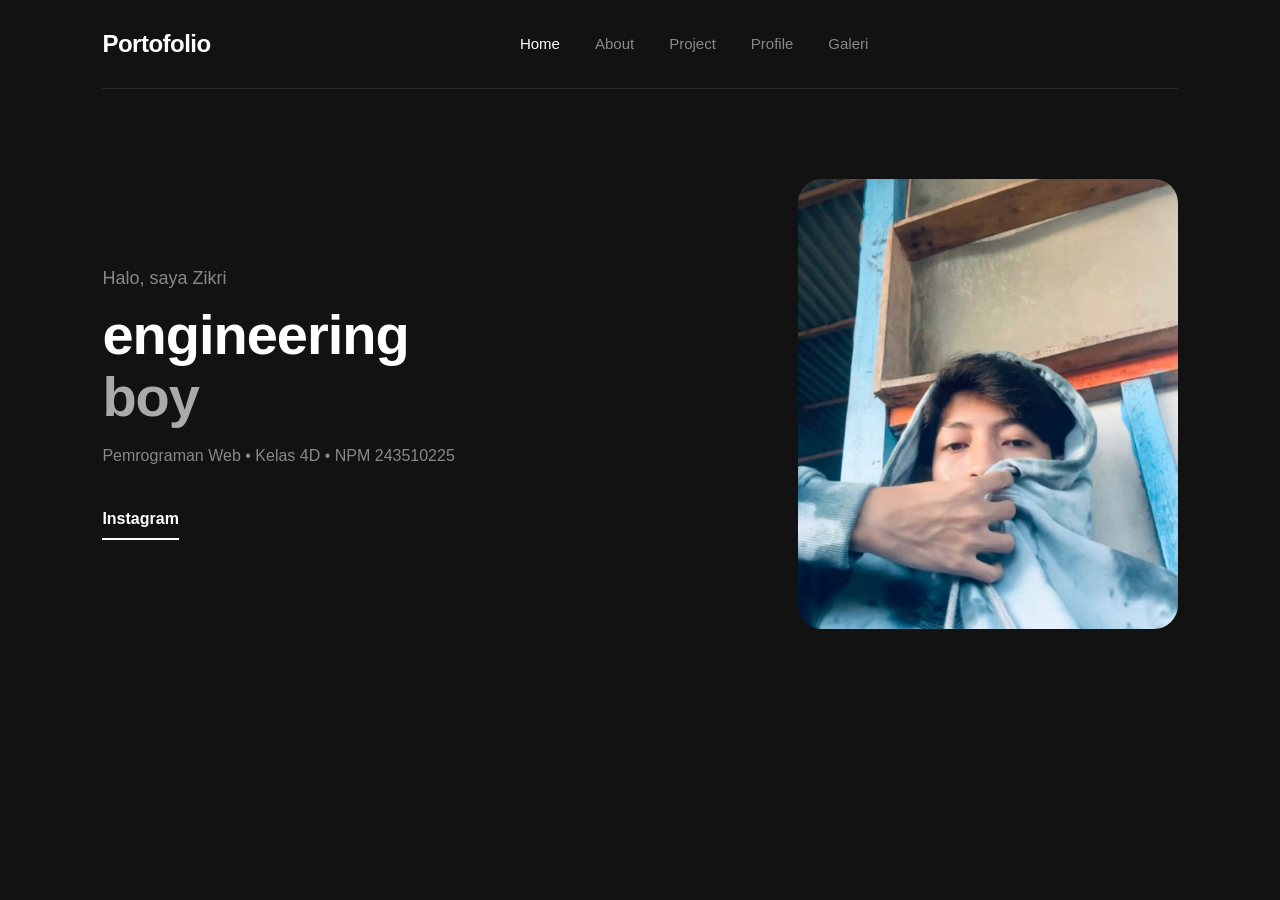
<file: index.html>
<!DOCTYPE html>
<html lang="en">
<head>
    <meta charset="UTF-8">
    <meta name="viewport" content="width=device-width, initial-scale=1.0">
    <title>Zikri</title>
    <link rel="stylesheet" href="index.css">

</head>
<body>
    <header>
   <nav class="navbar">
        <div class="nav-logo">Portofolio</div>
        <ul class="nav-links">
            <li>
                <a href="#" class="active">Home</a>
            </li>
            <li>
                <a href="about.html">About</a>
            </li>
            <li>
                <a href="project.html">Project</a>
            </li>
            <li>
                <a href="profile.html">Profile</a>
            </li>
            <li>
                <a href="galeri.html">Galeri</a>
            </li>
        </ul>
        <div class="nav-icon">
       
        </div>
    </nav>
    </header>
    <main class="hero-container">
        <div class="hero-text">
            <p class="greeting">Halo, saya Zikri</p>
            <h1>engineering <br><span>boy</span></h1>
            <p class="subtext">Pemrograman Web • Kelas 4D • NPM 243510225</p>
            <a href="https://www.instagram.com/wrldzikri?igsh=MTFyM3A2N2JoNWc2ZA==" class="btn-contact">Instagram</a>
        </div>
        
        <div class="hero-image-container">
            <img src="WhatsApp Image 2026-06-02 at 15.39.00 (1).jpeg" alt="Mhd Zikri Nazwa Herfa" class="hero-image">
        </div>
    </main>


</body>
</html>
</file>
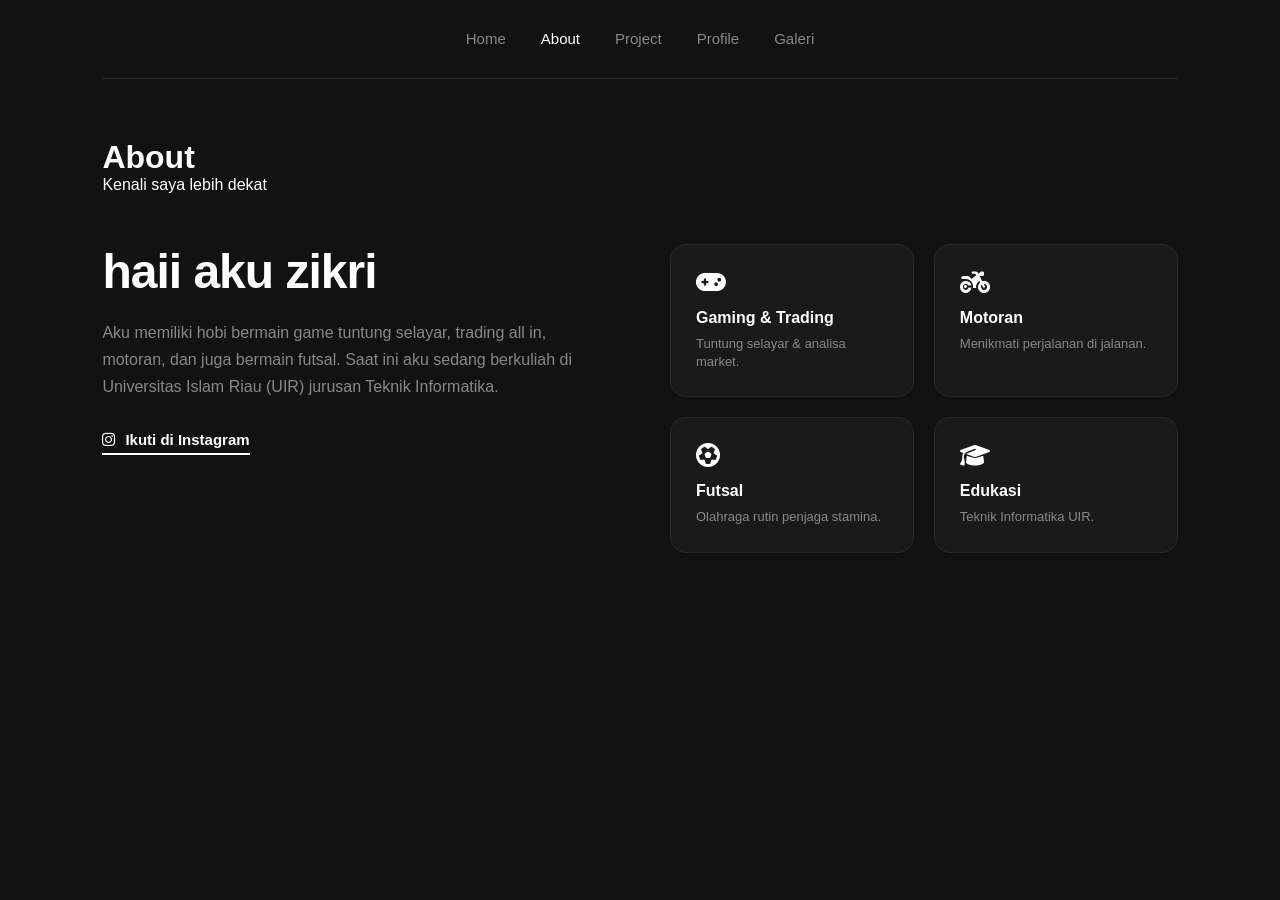
<file: about.html>
<!DOCTYPE html>
<html lang="en">
<head>
    <meta charset="UTF-8">
    <meta name="viewport" content="width=device-width, initial-scale=1.0">
    <title>Document</title>
    <link rel="stylesheet" href="index.css">
    <link rel="stylesheet" href="https://cdnjs.cloudflare.com/ajax/libs/font-awesome/6.4.0/css/all.min.css">
</head>
<body>

    <nav class="navbar">
        <div class="nav-logoPortofolio"></div> <ul class="nav-links">
            <li><a href="index.html">Home</a></li>
            <li><a href="about.html" class="active">About</a></li> <li><a href="project.html">Project</a></li>
            <li><a href="profile.html">Profile</a></li>
            <li><a href="galeri.html">Galeri</a></li>
        </ul>
        <div class="nav-icon"></div>
    </nav> 

    <main class="about-container">
        <div class="about-header">
            <h1>About</h1>
            <p class="section-subtitle">Kenali saya lebih dekat</p>
        </div>

        <div class="about-content">
            <div class="about-text-block">
                <h1>haii aku zikri</h1>
                <p class="about-bio">
                    Aku memiliki hobi bermain game tuntung selayar, trading all in, motoran, dan juga bermain futsal. 
                    Saat ini aku sedang berkuliah di Universitas Islam Riau (UIR) jurusan Teknik Informatika.
                </p>
                <a href="https://www.instagram.com/wrldzikri?igsh=MTFyM3A2N2JoNWc2ZA==" class="btn-instagram" target="_blank">
                    <i class="fab fa-instagram"></i> Ikuti di Instagram
                </a>
            </div>

            <div class="hobby-grid">
                <div class="hobby-card">
                    <i class="fa-solid fa-gamepad"></i>
                    <h3>Gaming & Trading</h3>
                    <p>Tuntung selayar & analisa market.</p>
                </div>
                <div class="hobby-card">
                    <i class="fa-solid fa-motorcycle"></i>
                    <h3>Motoran</h3>
                    <p>Menikmati perjalanan di jalanan.</p>
                </div>
                <div class="hobby-card">
                    <i class="fa-solid fa-regular fa-futbol"></i> <h3>Futsal</h3>
                    <p>Olahraga rutin penjaga stamina.</p>
                </div>
                <div class="hobby-card">
                    <i class="fa-solid fa-graduation-cap"></i>
                    <h3>Edukasi</h3>
                    <p>Teknik Informatika UIR.</p>
                </div>
            </div>
        </div>
    </main>

</body>
</html>
</file>
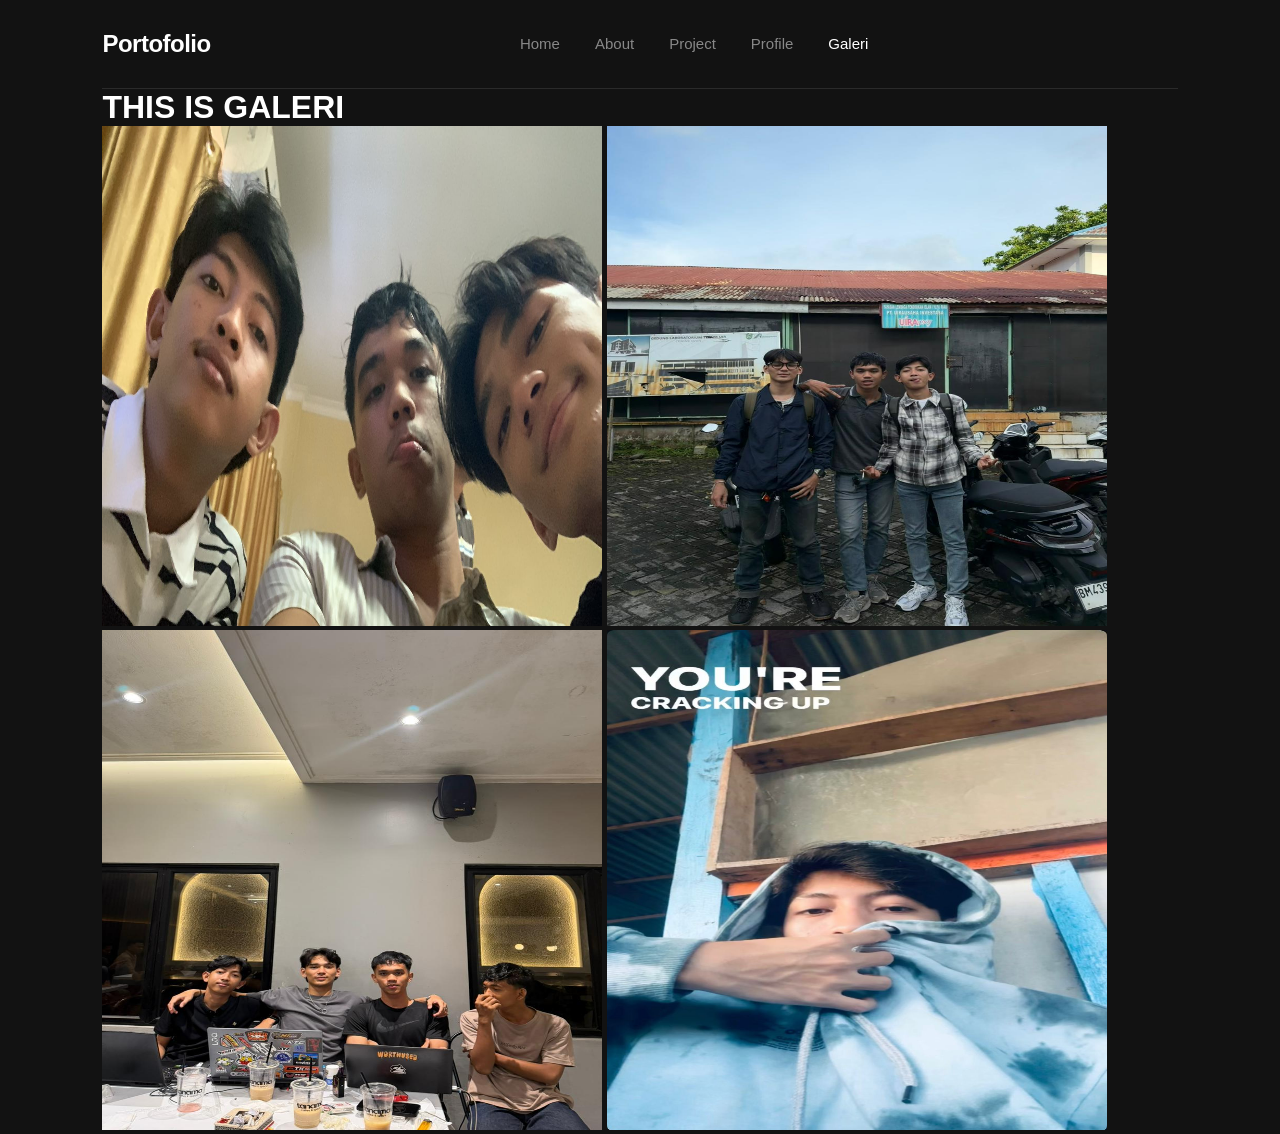
<file: galeri.html>
<!DOCTYPE html>
<html lang="en">
<head>
    <meta charset="UTF-8">
    <meta name="viewport" content="width=device-width, initial-scale=1.0">
    <title>Document</title>
    <link rel="stylesheet" href="index.css">
</head>
<body>
    <nav class="navbar">
        <div class="nav-logo">Portofolio</div>
        <ul class="nav-links">
            <li><a href="index.html">Home</a></li>
            <li><a href="about.html">About</a></li>
            <li><a href="project.html">Project</a></li> 
            <li><a href="profile.html">Profile</a></li>
            <li><a href="galeri.html" class="active">Galeri</a></li>
        </ul>
        <div class="nav-icon">
        </div>
    </nav>


        </div>
    </main>
<H1>
    <strong>
        THIS IS GALERI
    </strong>
</H1>
    <img src="WhatsApp Image 2026-06-02 at 16.13.49.jpeg" width="500" height="500">
    <img src="WhatsApp Image 2026-06-02 at 16.15.01.jpeg" width="500" height="500">
    <img src="image.png" width="500" height="500">
    <img src="WhatsApp Image 2026-06-02 at 15.39.00 (1).jpeg" width="500" height="500">
</body>
</html>
</file>
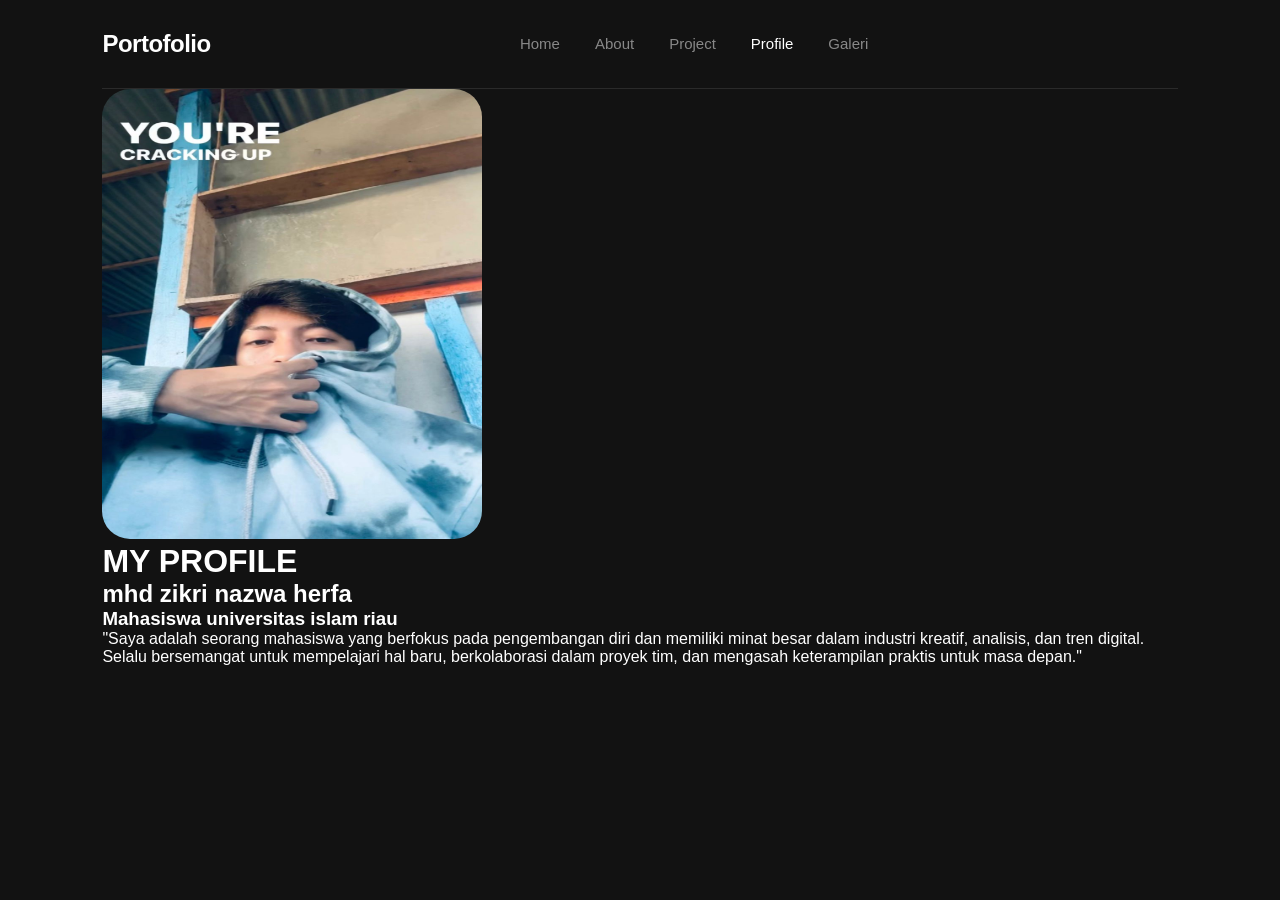
<file: profile.html>
<!DOCTYPE html>
<html lang="en">
<head>
    <meta charset="UTF-8">
    <meta name="viewport" content="width=device-width, initial-scale=1.0">
    <title>Document</title>
</head>
<link rel="stylesheet" href="index.css">
<body>
<nav class="navbar">
        <div class="nav-logo">Portofolio</div>
        <ul class="nav-links">
            <li><a href="index.html">Home</a></li>
            <li><a href="about.html">About</a></li>
            <li><a href="project.html">Project</a></li>
            <li><a href="profile.html" class="active">Profile</a></li> 
            <li><a href="galeri.html">Galeri</a></li>
            
        </ul>
        <div class="nav-icon">
        </div>
    </nav>
    
        
        
        
       

<img src="WhatsApp Image 2026-06-02 at 15.39.00 (1).jpeg" width="380" height="450" style="border-radius: 28px;">

<h1>MY PROFILE</h1>
 <h2>mhd zikri nazwa herfa</h2>
<h3> Mahasiswa universitas islam riau</h3>
<p>"Saya adalah seorang mahasiswa yang berfokus pada pengembangan diri
 dan memiliki minat besar dalam industri kreatif, analisis, dan tren digital. 
 Selalu bersemangat untuk mempelajari hal baru, berkolaborasi dalam proyek tim, dan mengasah keterampilan praktis untuk masa depan."
</p>
</body>
</html>
</file>
<file: index.css>
* {
    margin: 0;
    padding: 0;
    box-sizing: border-box;
    font-family: 'Inter', sans-serif;
}

html {
    scroll-behavior: smooth;
}

body {
    background-color: #121212; /* Warna background gelap premium */
    color: #ffffff;
    padding: 0 8%;
}


.navbar {
    display: flex;
    justify-content: space-between;
    align-items: center;
    padding: 30px 0;
    border-bottom: 1px solid rgba(255, 255, 255, 0.1);
}

.nav-logo {
    font-size: 24px;
    font-weight: 700;
    letter-spacing: -0.5px;
}

.nav-links {
    display: flex;
    list-style: none;
    gap: 35px;
}

.nav-links a {
    color: #888888;
    text-decoration: none;
    font-size: 15px;
    transition: color 0.3s ease;
}

.nav-links a:hover, .nav-links a.active {
    color: #ffffff;
}

.nav-icon a {
    color: #ffffff;
    font-size: 22px;
    transition: opacity 0.3s;
}

.nav-icon a:hover {
    opacity: 0.7;
}


.hero-container {
    display: flex;
    justify-content: space-between;
    align-items: center;
    min-height: 70vh;
    padding: 60px 0;
    gap: 50px;
}

.hero-text {
    flex: 1;
}

.greeting {
    color: #888888;
    font-size: 18px;
    margin-bottom: 15px;
}

.hero-text h1 {
    font-size: 56px;
    font-weight: 700;
    line-height: 1.1;
    margin-bottom: 20px;
    letter-spacing: -1px;
}

.hero-text h1 span {
    color: #aaaaaa;
}

.subtext {
    color: #888888;
    font-size: 16px;
    margin-bottom: 35px;
}

.btn-contact {
    display: inline-block;
    color: #ffffff;
    text-decoration: none;
    padding: 10px 0;
    border-bottom: 2px solid #ffffff;
    font-weight: 600;
    transition: padding-right 0.3s ease;
}

.btn-contact:hover {
    padding-right: 10px;
}

/* HERO IMAGE */
.hero-image-container {
    flex: 1;
    display: flex;
    justify-content: flex-end;
}

.hero-image {
    width: 380px;
    height: 450px;
    object-fit: cover;
    border-radius: 24px;
    background-color: #252525; 
}


.about-section {
    padding: 60px 0 100px 0;
    border-top: 1px solid rgba(255, 255, 255, 0.1);
}

.about-section h2 {
    font-size: 32px;
    font-weight: 700;
    margin-bottom: 25px;
}

.about-description {
    color: #888888;
    font-size: 18px;
    max-width: 600px;
    line-height: 1.6;
    margin-bottom: 50px;
}


.skills-grid {
    display: grid;
    grid-template-columns: repeat(auto-fit, minmax(200px, 1fr));
    gap: 30px;
}

.skill-card h3 {
    font-size: 16px;
    font-weight: 600;
    margin-bottom: 8px;
}

.skill-card p {
    color: #888888;
    font-size: 14px;
}

@media (max-width: 768px) {
    body {
        padding: 0 5%;
    }
    
    .navbar {
        flex-direction: column;
        gap: 20px;
    }
    
    .hero-container {
        flex-direction: column-reverse;
        text-align: center;
        gap: 40px;
    }
    
    .hero-image-container {
        justify-content: center;
    }
    
    .hero-image {
        width: 280px;
        height: 330px;
    }
    
    .hero-text h1 {
        font-size: 40px;
    }
}

.about-container {
    padding: 60px 0 100px 0;
}

.about-header {
    margin-bottom: 50px;
}

.about-header h2 {
    font-size: 32px;
    font-weight: 700;
    text-transform: lowercase;
}

.about-content {
    display: flex;
    justify-content: space-between;
    align-items: flex-start;
    gap: 60px;
}

.about-text-block {
    flex: 1;
}

.about-text-block h1 {
    font-size: 48px;
    font-weight: 700;
    margin-bottom: 20px;
    letter-spacing: -1px;
}

.about-bio {
    color: #888888;
    font-size: 16px;
    line-height: 1.7;
    margin-bottom: 30px;
}

.btn-instagram {
    display: inline-flex;
    align-items: center;
    gap: 10px;
    color: #ffffff;
    text-decoration: none;
    font-weight: 600;
    font-size: 15px;
    border-bottom: 2px solid #ffffff;
    padding-bottom: 5px;
    transition: opacity 0.3s;
}

.btn-instagram:hover {
    opacity: 0.8;
}


.hobby-grid {
    flex: 1;
    display: grid;
    grid-template-columns: repeat(2, 1fr);
    gap: 20px;
}

.hobby-card {
    background-color: #1a1a1a;
    padding: 25px;
    border-radius: 16px;
    border: 1px solid rgba(255, 255, 255, 0.05);
}

.hobby-card i {
    font-size: 24px;
    color: #ffffff;
    margin-bottom: 15px;
}

.hobby-card h3 {
    font-size: 16px;
    font-weight: 600;
    margin-bottom: 8px;
}

.hobby-card p {
    color: #888888;
    font-size: 13px;
    line-height: 1.4;
}


@media (max-width: 850px) {
    .about-content {
        flex-direction: column;
        gap: 40px;
    }
    
    .hobby-grid {
        width: 100%;
    }
}


.project-page-container {
    padding: 60px 0 100px 0;
}

.project-header {
    margin-bottom: 50px;
}

.project-header h2 {
    font-size: 32px;
    font-weight: 700;
    text-transform: lowercase;
}

.project-grid {
    display: grid;
    grid-template-columns: repeat(auto-fit, minmax(320px, 1fr));
    gap: 30px;
}

.project-card {
    background-color: #1a1a1a;
    border-radius: 16px;
    overflow: hidden;
    border: 1px solid rgba(255, 255, 255, 0.05);
    transition: transform 0.3s ease, border-color 0.3s ease;
}

.project-card:hover {
    transform: translateY(-5px);
    border-color: rgba(255, 255, 255, 0.2);
}

.project-img-placeholder {
    height: 200px;
    background-color: #252525;
    display: flex;
    justify-content: center;
    align-items: center;
    font-size: 45px;
    color: #888888;
}

.project-info {
    padding: 25px;
}

.project-category {
    font-size: 11px;
    text-transform: uppercase;
    color: #888888;
    letter-spacing: 1.5px;
    display: block;
    margin-bottom: 10px;
}

.project-info h3 {
    font-size: 20px;
    font-weight: 600;
    margin-bottom: 12px;
}

.project-info p {
    color: #888888;
    font-size: 14px;
    line-height: 1.6;
    margin-bottom: 25px;
}

.project-link {
    color: #ffffff;
    text-decoration: none;
    font-size: 14px;
    font-weight: 600;
    display: inline-flex;
    align-items: center;
    gap: 8px;
    transition: color 0.2s;
}

.project-link:hover {
    color: #aaaaaa;
}

.project-link i {
    font-size: 12px;
}
</file>
